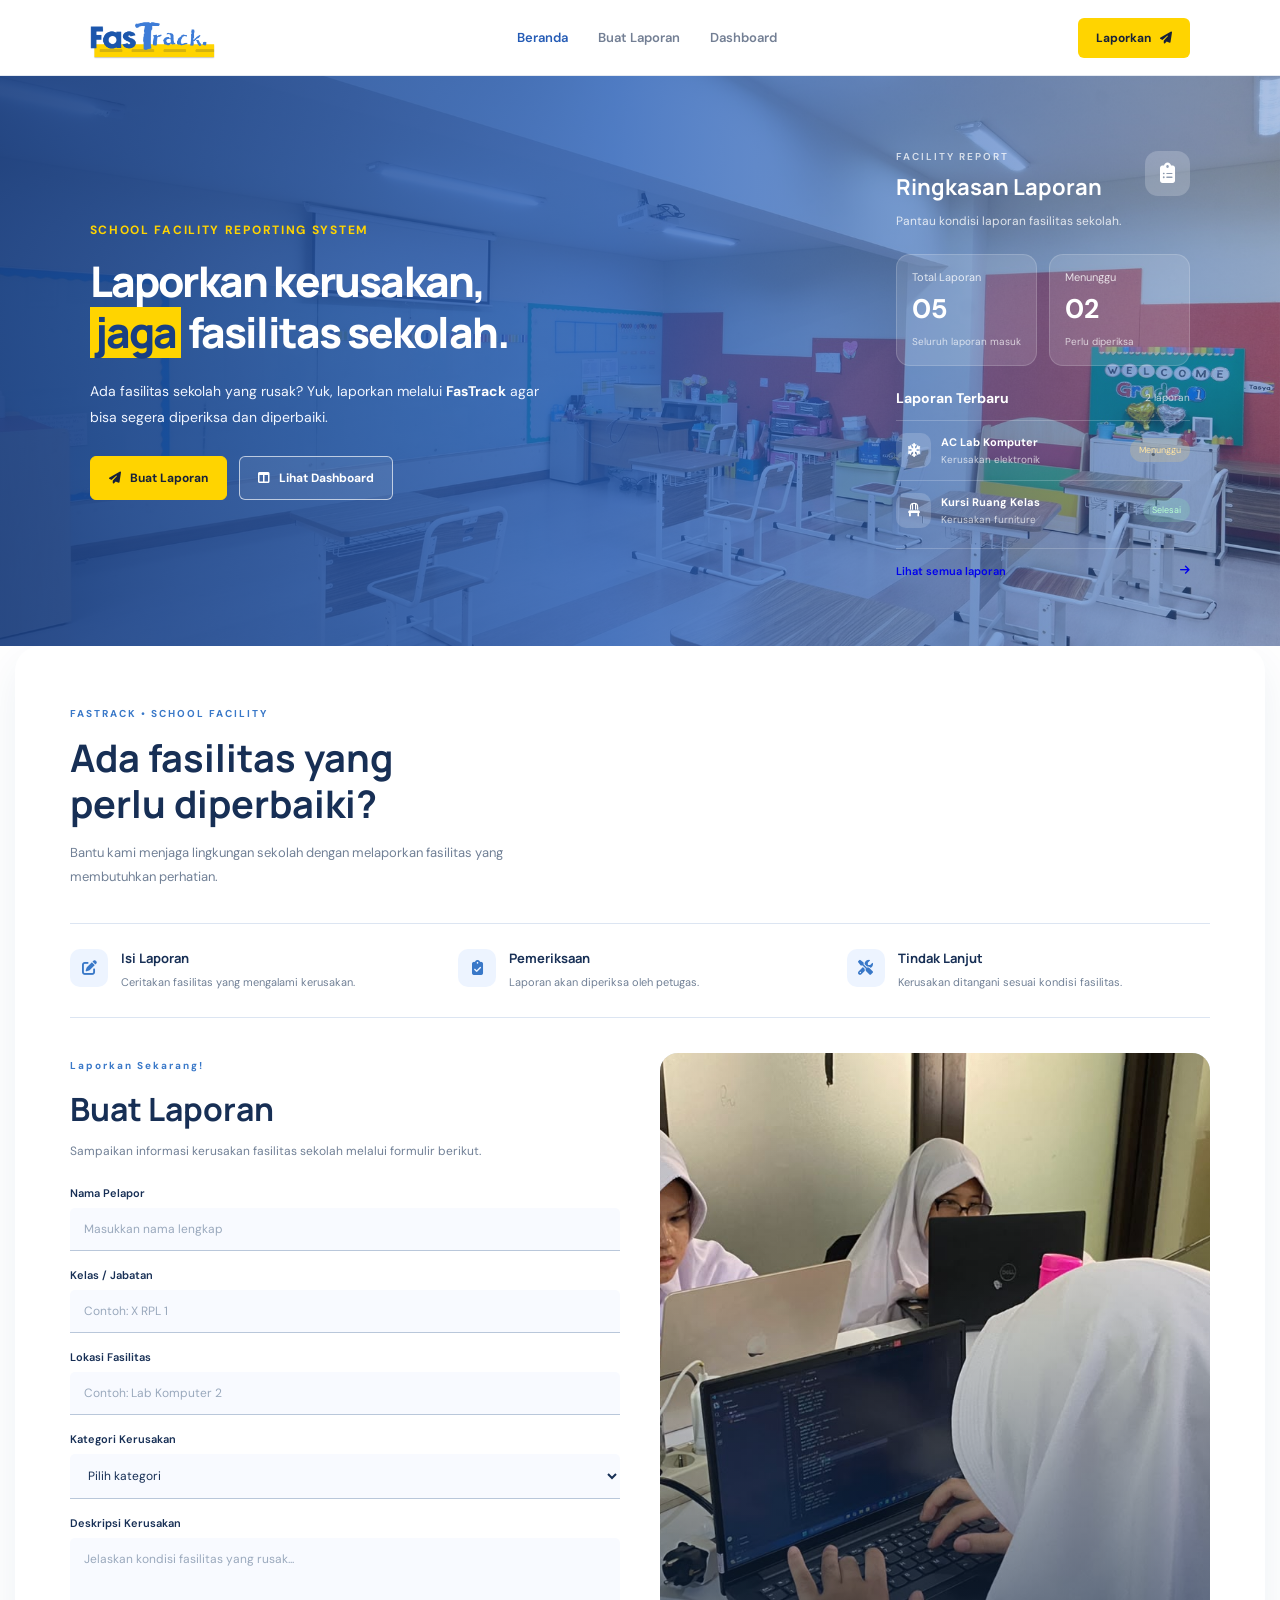
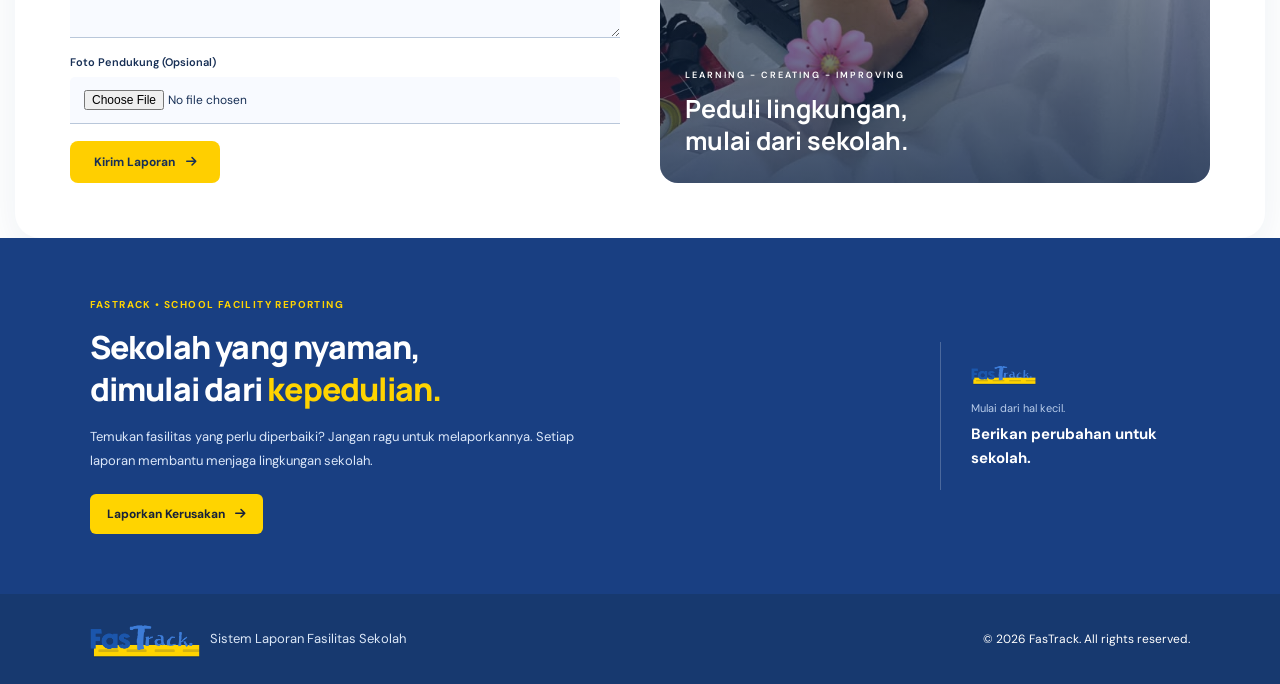
<file: e-report/index.html>
<!DOCTYPE html>
<html lang="id">
<head>
    <meta charset="UTF-8">
    <meta name="viewport" content="width=device-width, initial-scale=1.0">

    <title>FasTrack | Laporan Fasilitas Sekolah</title>

    <!-- FONT -->
    <link rel="preconnect" href="https://fonts.googleapis.com">
    <link rel="preconnect" href="https://fonts.gstatic.com" crossorigin>

    <link href="https://fonts.googleapis.com/css2?family=DM+Sans:wght@400;500;600;700&family=Manrope:wght@400;500;600;700;800&display=swap" rel="stylesheet">

    <!-- FONT AWESOME -->
    <link rel="stylesheet" href="https://cdnjs.cloudflare.com/ajax/libs/font-awesome/6.7.2/css/all.min.css">

    <link rel="stylesheet" href="style.css">
</head>

<body>

    <!-- NAVBAR -->
    <nav class="navbar">

        <a href="index.html" class="logo">
            <img src="assets/logo-fastrack.png" alt="FasTrack Logo">
        </a>

        <div class="nav-menu">
            <a href="index.html" class="active">Beranda</a>
            <a href="#form-laporan">Buat Laporan</a>
            <a href="dashboard.html">Dashboard</a>
        </div>

        <a href="#form-laporan" class="nav-button">
            Laporkan
            <i class="fa-solid fa-paper-plane"></i>
        </a>

    </nav>


    <main>

        <!-- HERO SECTION -->
        <section class="hero-new">

            <div class="hero-content">

                <p class="small-title">
                    SCHOOL FACILITY REPORTING SYSTEM
                </p>

                <h1>
                    Laporkan kerusakan,<br>
                    <span class="highlight-text">jaga</span> fasilitas sekolah.
                </h1>

                <p class="hero-description">
                    Ada fasilitas sekolah yang rusak?
                    Yuk, laporkan melalui <strong>FasTrack</strong>
                    agar bisa segera diperiksa dan diperbaiki.
                </p>

                <div class="hero-buttons">

                    <a href="#form-laporan" class="main-button">
                        <i class="fa-solid fa-paper-plane"></i>
                        Buat Laporan
                    </a>

                    <a href="dashboard.html" class="second-button">
                        <i class="fa-solid fa-table-columns"></i>
                        Lihat Dashboard
                    </a>

                </div>

            </div>


            <!-- CARD RINGKASAN LAPORAN -->
            <div class="facility-card">

                <div class="facility-card-top">
                    <div>
                        <span class="facility-card-label">FACILITY REPORT</span>
                        <h3>Ringkasan Laporan</h3>
                    </div>

                    <div class="facility-card-icon">
                        <i class="fa-solid fa-clipboard-list"></i>
                    </div>
                </div>

                <p class="facility-card-desc">
                    Pantau kondisi laporan fasilitas sekolah.
                </p>


                <!-- STATISTIK -->
                <div class="facility-card-stats">

                    <div class="facility-stat">
                        <span class="facility-stat-head">Total Laporan</span>
                        <strong class="facility-stat-number">05</strong>
                        <span class="facility-stat-note">Seluruh laporan masuk</span>
                    </div>

                    <div class="facility-stat">
                        <span class="facility-stat-head">Menunggu</span>
                        <strong class="facility-stat-number">02</strong>
                        <span class="facility-stat-note">Perlu diperiksa</span>
                    </div>

                </div>


                <!-- LAPORAN TERBARU -->
                <div class="facility-recent">

                    <div class="facility-recent-heading">
                        <h4>Laporan Terbaru</h4>
                        <span>2 laporan</span>
                    </div>

                    <div class="facility-report">

                        <div class="facility-report-icon">
                            <i class="fa-solid fa-snowflake"></i>
                        </div>

                        <div class="facility-report-info">
                            <strong>AC Lab Komputer</strong>
                            <span>Kerusakan elektronik</span>
                        </div>

                        <span class="facility-status waiting">
                            Menunggu
                        </span>

                    </div>

                    <div class="facility-report">

                        <div class="facility-report-icon">
                            <i class="fa-solid fa-chair"></i>
                        </div>

                        <div class="facility-report-info">
                            <strong>Kursi Ruang Kelas</strong>
                            <span>Kerusakan furniture</span>
                        </div>

                        <span class="facility-status completed">
                            Selesai
                        </span>

                    </div>

                </div>


                <a href="dashboard.html" class="facility-card-link">
                    <span>Lihat semua laporan</span>
                    <i class="fa-solid fa-arrow-right"></i>
                </a>

            </div>

        </section>


        <!-- REPORT & CONTACT SECTION -->
<section class="contact-report-section" id="form-laporan">

    <div class="contact-report-container">

        <!-- BAGIAN ATAS -->
        <div class="contact-report-header">

            <span class="contact-label">FASTRACK • SCHOOL FACILITY</span>

            <h2>
                Ada fasilitas yang<br>
                perlu diperbaiki?
            </h2>

            <p>
                Bantu kami menjaga lingkungan sekolah dengan
                melaporkan fasilitas yang membutuhkan perhatian.
            </p>

            <div class="contact-info-grid">

                <div class="contact-info-item">
                    <span class="contact-info-icon">
                        <i class="fa-solid fa-pen-to-square"></i>
                    </span>

                    <div>
                        <h3>Isi Laporan</h3>
                        <p>Ceritakan fasilitas yang mengalami kerusakan.</p>
                    </div>
                </div>

                <div class="contact-info-item">
                    <span class="contact-info-icon">
                        <i class="fa-solid fa-clipboard-check"></i>
                    </span>

                    <div>
                        <h3>Pemeriksaan</h3>
                        <p>Laporan akan diperiksa oleh petugas.</p>
                    </div>
                </div>

                <div class="contact-info-item">
                    <span class="contact-info-icon">
                        <i class="fa-solid fa-screwdriver-wrench"></i>
                    </span>

                    <div>
                        <h3>Tindak Lanjut</h3>
                        <p>Kerusakan ditangani sesuai kondisi fasilitas.</p>
                    </div>
                </div>

            </div>

        </div>


        <!-- BAGIAN FORM DAN FOTO -->
        <div class="contact-report-content">

            <div class="contact-form-area">

                <span class="contact-label">Laporkan Sekarang!</span>

                <h2>Buat Laporan</h2>

                <p class="contact-form-desc">
                    Sampaikan informasi kerusakan fasilitas
                    sekolah melalui formulir berikut.
                </p>

                <form class="contact-form">

                    <div class="contact-input-group">

                        <label for="nama">Nama Pelapor</label>

                        <input
                            type="text"
                            id="nama"
                            placeholder="Masukkan nama lengkap"
                            required
                        >

                    </div>


                    <div class="contact-input-group">

                        <label for="kelas">Kelas / Jabatan</label>

                        <input
                            type="text"
                            id="kelas"
                            placeholder="Contoh: X RPL 1"
                            required
                        >

                    </div>


                    <div class="contact-input-group">

                        <label for="lokasi">Lokasi Fasilitas</label>

                        <input
                            type="text"
                            id="lokasi"
                            placeholder="Contoh: Lab Komputer 2"
                            required
                        >

                    </div>


                    <div class="contact-input-group">

                        <label for="kategori">Kategori Kerusakan</label>

                        <select id="kategori" required>

                            <option value="">Pilih kategori</option>
                            <option>Elektronik</option>
                            <option>Furniture</option>
                            <option>Fasilitas Kelas</option>
                            <option>Toilet</option>
                            <option>Lainnya</option>

                        </select>

                    </div>


                    <div class="contact-input-group">

                        <label for="deskripsi">Deskripsi Kerusakan</label>

                        <textarea
                            id="deskripsi"
                            rows="4"
                            placeholder="Jelaskan kondisi fasilitas yang rusak..."
                            required
                        ></textarea>

                    </div>


                    <div class="contact-input-group">

                        <label for="foto">Foto Pendukung (Opsional)</label>

                        <input
                            type="file"
                            id="foto"
                            accept="image/*"
                        >

                    </div>


                    <button type="submit" class="contact-submit">
                        Kirim Laporan
                        <i class="fa-solid fa-arrow-right"></i>
                    </button>

                </form>

            </div>


            <!-- FOTO SISI KANAN -->
            <div class="contact-image-area">

                <img
                    src="assets/foto-belajar-idn.jpeg"
                    alt="Kegiatan belajar di IDN"
                >

                <div class="contact-image-caption">
                    <span>LEARNING - CREATING - IMPROVING</span>
                    <h3>
                        Peduli lingkungan,<br>
                        mulai dari sekolah.
                    </h3>
                </div>

            </div>

        </div>

    </div>

</section>

        <!-- SECTION PENUTUP -->
        <section class="closing-section">

            <div class="closing-content">

                <p class="closing-label">
                    FASTRACK • SCHOOL FACILITY REPORTING
                </p>

                <h2>
                    Sekolah yang nyaman,<br>
                    dimulai dari <span>kepedulian.</span>
                </h2>

                <p>
                    Temukan fasilitas yang perlu diperbaiki?
                    Jangan ragu untuk melaporkannya.
                    Setiap laporan membantu menjaga lingkungan sekolah.
                </p>

                <a href="#form-laporan" class="closing-button">
                    Laporkan Kerusakan
                    <i class="fa-solid fa-arrow-right"></i>
                </a>

            </div>


            <div class="closing-side">

    <img src="assets/logo-fastrack.png" alt="FasTrack Logo">

    <span>Mulai dari hal kecil.</span>

    <strong>Berikan perubahan untuk sekolah.</strong>

</div>

        </section>

    </main>


    <!-- FOOTER -->
    <footer class="footer">

       <div class="footer-brand">

    <img src="assets/logo-fastrack.png" alt="FasTrack Logo">

    <span>Sistem Laporan Fasilitas Sekolah</span>

</div>

        <p>
            © 2026 FasTrack. All rights reserved.
        </p>

    </footer>

 <!-- JS -->
  <script src="js/data.js"></script>
  <script src="app.js"></script>
</body>
</html>
</file>
<file: e-report/style.css>
/* =========================
   GENERAL
========================= */

* {
    margin: 0;
    padding: 0;
    box-sizing: border-box;
}

:root {
    --blue: #245BB5;
    --blue-dark: #193F82;
    --blue-light: #E8F0FF;
    --yellow: #FFD400;
    --text: #17213A;
    --muted: #74839D;
    --border: #E0E8F2;
    --white: #FFFFFF;
    --background: #F7F9FD;
}

html {
    scroll-behavior: smooth;
    scroll-padding-top: 20px;
}

body {
    font-family: 'DM Sans', sans-serif;
    background-color: var(--white);
    color: var(--text);
}

h1,
h2,
h3,
.logo {
    font-family: 'Manrope', sans-serif;
}

a {
    text-decoration: none;
}

button,
input,
select,
textarea {
    font: inherit;
}


/* =========================
   NAVBAR
========================= */

.navbar {
    position: relative;
    z-index: 10;

    display: flex;
    justify-content: space-between;
    align-items: center;
    gap: 25px;

    min-height: 76px;
    padding: 12px 7%;

    background-color: var(--white);
    border-bottom: 1px solid #E5EAF2;
}

.logo {
    display: flex;
    align-items: center;
    flex-shrink: 0;

    color: var(--blue);
    font-size: 20px;
    font-weight: 800;
}

.logo img {
    display: block;
    width: 125px;
    max-height: 48px;
    object-fit: contain;
}

.fastrack-logo {
    color: var(--blue);
    font-size: 24px;
    font-weight: 800;
    letter-spacing: -1.2px;
}

.fastrack-logo span {
    color: #4387E5;
}

.logo-icon {
    display: flex;
    justify-content: center;
    align-items: center;

    width: 38px;
    height: 38px;

    margin-right: 9px;
    border-radius: 9px;

    background-color: var(--blue);
    color: var(--white);
}

.nav-menu {
    display: flex;
    align-items: center;
    gap: 30px;
}

.nav-menu a {
    color: #737F94;
    font-size: 13px;
    font-weight: 600;
    transition: color 0.2s;
}

.nav-menu a:hover,
.nav-menu a.active {
    color: var(--blue);
}

.nav-button {
    display: inline-flex;
    align-items: center;
    justify-content: center;
    gap: 9px;

    padding: 12px 18px;

    border-radius: 6px;
    background-color: var(--yellow);
    color: var(--text);

    font-size: 12px;
    font-weight: 700;
    white-space: nowrap;

    transition: 0.2s;
}

.nav-button:hover {
    background-color: #F0C600;
    transform: translateY(-2px);
}


/* =========================
   HERO SECTION
========================= */

.hero-new {
    position: relative;
    isolation: isolate;

    display: flex;
    justify-content: space-between;
    align-items: center;
    gap: 45px;

    min-height: 570px;
    padding: 55px 7%;

    background:
        linear-gradient(
            90deg,
            rgba(25, 63, 130, 0.91) 0%,
            rgba(36, 91, 181, 0.79) 48%,
            rgba(36, 91, 181, 0.38) 100%
        ),
        url("assets/classroom.png");

    background-size: cover;
    background-position: center;
    background-repeat: no-repeat;

    color: var(--white);
}

.hero-content {
    flex: 1 1 0;
    min-width: 0;
    max-width: 530px;
}

.small-title {
    margin-bottom: 18px;

    color: var(--yellow);
    font-size: 12px;
    font-weight: 700;
    letter-spacing: 1.7px;
}

.hero-content h1 {
    margin-bottom: 20px;

    color: var(--white);
    font-family: 'Manrope', sans-serif;
    font-size: clamp(34px, 3.3vw, 46px);
    font-weight: 800;
    line-height: 1.2;
    letter-spacing: -1.8px;
}

.hero-content h1 .highlight-text {
    display: inline-block;
    padding: 0 5px;

    background-color: var(--yellow);
    color: var(--blue-dark);
}

.hero-description {
    max-width: 460px;
    margin-bottom: 25px;

    color: #F0F5FF;
    font-size: 14px;
    line-height: 1.9;
}

.hero-description strong {
    color: var(--white);
    font-weight: 700;
}


/* =========================
   HERO BUTTONS
========================= */

.hero-buttons {
    display: flex;
    align-items: center;
    flex-wrap: wrap;
    gap: 12px;
}

.hero-buttons a {
    display: inline-flex;
    justify-content: center;
    align-items: center;
    gap: 9px;

    padding: 13px 18px;

    border: 1px solid transparent;
    border-radius: 6px;

    font-size: 12px;
    font-weight: 700;

    transition: 0.2s;
}

.hero-buttons .main-button {
    background-color: var(--yellow);
    border-color: var(--yellow);
    color: var(--text);
}

.hero-buttons .second-button {
    background-color: rgba(255, 255, 255, 0.08);
    border-color: rgba(255, 255, 255, 0.65);
    color: var(--white);
}

.hero-buttons .main-button:hover {
    background-color: #F0C600;
    border-color: #F0C600;
}

.hero-buttons .second-button:hover {
    background-color: var(--white);
    color: var(--blue);
}

.hero-buttons a:hover {
    transform: translateY(-2px);
};

/* =========================
   ALUR PELAPORAN
========================= */

.info-section {
    padding: 70px 7%;
    background: linear-gradient(180deg, #F5F8FE, #FFFFFF);
}

.section-heading {
    max-width: 620px;
    margin-bottom: 32px;
}

.info-section .small-title {
    color: var(--blue);
}

.section-heading h2 {
    margin-bottom: 10px;

    color: var(--blue-dark);
    font-size: 30px;
    font-weight: 800;
    letter-spacing: -0.8px;
}

.section-heading > p:last-child {
    color: var(--muted);
    font-size: 13px;
    line-height: 1.8;
}

.steps {
    display: grid;
    grid-template-columns: repeat(3, minmax(0, 1fr));
    gap: 18px;
}

.step {
    padding: 24px;

    background-color: var(--white);
    border: 1px solid var(--border);
    border-radius: 10px;

    transition: 0.2s;
}

.step:hover {
    border-color: #C5D8F7;
    transform: translateY(-3px);
}

.step-number {
    display: inline-flex;
    justify-content: center;
    align-items: center;

    width: 39px;
    height: 39px;
    margin-bottom: 18px;

    background-color: var(--blue);
    color: var(--white);

    border-radius: 8px;

    font-size: 12px;
    font-weight: 800;
}

.step h3 {
    margin-bottom: 9px;

    color: var(--blue-dark);
    font-size: 16px;
    font-weight: 800;
}

.step p {
    color: var(--muted);
    font-size: 12px;
    line-height: 1.8;
}


/* =========================
   FORMULIR LAPORAN
========================= */

.report-section {
    padding: 70px 7%;
    background-color: var(--white);
}

.report-heading {
    margin-bottom: 32px;
    text-align: center;
}

.report-heading .small-title {
    color: #B88E00;
}

.report-heading h2 {
    margin-bottom: 10px;

    color: var(--blue-dark);
    font-size: 30px;
    font-weight: 800;
}

.report-heading > p:last-child {
    color: var(--muted);
    font-size: 13px;
    line-height: 1.7;
}

.report-form {
    max-width: 720px;
    margin: 0 auto;
    padding: 30px;

    background-color: #FFFFFF;
    border: 1px solid var(--border);
    border-radius: 10px;

    box-shadow: 0 5px 20px rgba(36, 74, 145, 0.05);
}

.form-row {
    display: flex;
    gap: 18px;
}

.form-group {
    display: flex;
    flex: 1;
    flex-direction: column;

    min-width: 0;
    margin-bottom: 20px;
}

.form-group label {
    margin-bottom: 8px;

    color: var(--blue-dark);
    font-size: 12px;
    font-weight: 700;
}

.form-group input,
.form-group select,
.form-group textarea {
    width: 100%;
    min-width: 0;
    padding: 12px;

    background-color: #FFFFFF;
    border: 1px solid #DCE6F4;
    border-radius: 6px;

    color: var(--text);
    font-family: 'DM Sans', sans-serif;
    font-size: 12px;

    outline: none;
    transition: border-color 0.2s, box-shadow 0.2s;
}

.form-group input:focus,
.form-group select:focus,
.form-group textarea:focus {
    border-color: var(--blue);
    box-shadow: 0 0 0 3px rgba(36, 99, 205, 0.08);
}

.form-group textarea {
    resize: vertical;
}

.report-form .main-button {
    display: block;
    width: 100%;
    padding: 13px;

    background-color: var(--yellow);
    border: none;
    border-radius: 6px;

    color: var(--text);
    font-size: 13px;
    font-weight: 700;

    cursor: pointer;
    transition: 0.2s;
}

.report-form .main-button:hover {
    background-color: var(--blue);
    color: var(--white);
}


/* =========================
   SECTION PENUTUP
========================= */

.closing-section {
    display: flex;
    justify-content: space-between;
    align-items: center;
    gap: 40px;

    padding: 60px 7%;

    background-color: var(--blue-dark);
    color: var(--white);
}

.closing-content {
    max-width: 590px;
}

.closing-label {
    margin-bottom: 16px;

    color: var(--yellow);
    font-size: 10px;
    font-weight: 700;
    letter-spacing: 1.4px;
}

.closing-content h2 {
    margin-bottom: 15px;

    color: var(--white);
    font-size: 32px;
    font-weight: 800;
    line-height: 1.3;
    letter-spacing: -0.8px;
}

.closing-content h2 span {
    color: var(--yellow);
}

.closing-content > p:not(.closing-label) {
    max-width: 500px;

    color: #DCE8FA;
    font-size: 13px;
    line-height: 1.8;
}

.closing-button {
    display: inline-flex;
    align-items: center;
    gap: 10px;

    margin-top: 22px;
    padding: 12px 17px;

    background-color: var(--yellow);
    color: var(--text);

    border-radius: 6px;

    font-size: 12px;
    font-weight: 700;

    transition: 0.2s;
}

.closing-button:hover {
    background-color: var(--white);
    transform: translateY(-2px);
}

.closing-side {
    display: flex;
    flex-direction: column;
    align-items: flex-start;

    min-width: 205px;
    max-width: 250px;
    padding: 20px 0 20px 30px;

    border-left: 1px solid rgba(255, 255, 255, 0.22);
}

.closing-side > i {
    margin-bottom: 17px;

    color: var(--yellow);
    font-size: 30px;
}

.closing-side span {
    margin-bottom: 7px;

    color: #B9CDEA;
    font-size: 11px;
}

.closing-side strong {
    color: var(--white);
    font-size: 15px;
    line-height: 1.6;
}


/* =========================
   FOOTER
========================= */

.footer {
    display: flex;
    justify-content: space-between;
    align-items: center;
    gap: 15px;

    padding: 22px 7%;

    background-color: #142F62;
    color: #DCE8FA;

    font-size: 10px;
}

.footer > div {
    display: flex;
    align-items: center;
    flex-wrap: wrap;
    gap: 10px;
}

.footer strong {
    color: var(--white);
    font-family: 'Manrope', sans-serif;
    font-size: 16px;
}

.footer span {
    color: #B9CDEA;
    font-size: 10px;
}

.footer p {
    line-height: 1.7;
}


/* =========================
   DASHBOARD PAGE
========================= */

.dashboard-page {
    min-height: 100vh;
    padding: 45px 7%;

    background-color: var(--background);
}

.dashboard-heading {
    display: flex;
    justify-content: space-between;
    align-items: center;
    gap: 20px;

    padding-bottom: 25px;
    border-bottom: 1px solid var(--border);
}

.dashboard-heading h1 {
    color: var(--blue-dark);
    font-size: 32px;
    letter-spacing: -1px;
}

.dashboard-heading h1 span {
    color: var(--blue);
}

.dashboard-heading > div:first-child > p:last-child {
    margin-top: 8px;

    color: var(--muted);
    font-size: 12px;
    line-height: 1.7;
}

.date-label {
    display: flex;
    align-items: center;
    gap: 9px;

    padding: 11px 14px;

    background-color: var(--white);
    border: 1px solid var(--border);
    border-radius: 5px;

    color: var(--muted);
    font-size: 10px;
}

.date-dot {
    width: 7px;
    height: 7px;

    background-color: var(--blue);
    border-radius: 50%;
}


/* Dashboard statistics */

.stats {
    display: grid;
    grid-template-columns: repeat(3, minmax(0, 1fr));
    gap: 16px;

    margin-top: 25px;
}

.stat-card {
    min-width: 0;
    padding: 21px;

    background-color: var(--white);
    border: 1px solid var(--border);
    border-radius: 8px;

    box-shadow: 0 4px 14px rgba(36, 74, 145, 0.035);
}

.stat-top {
    display: flex;
    justify-content: space-between;
    align-items: center;
    gap: 10px;
}

.stat-top p {
    color: var(--muted);
    font-size: 11px;
    font-weight: 600;
}

.stat-icon {
    display: flex;
    justify-content: center;
    align-items: center;
    flex-shrink: 0;

    width: 32px;
    height: 32px;

    background-color: var(--blue-light);
    color: var(--blue);

    border-radius: 6px;
    font-size: 12px;
}

.stat-card h2 {
    margin-top: 17px;

    color: var(--blue-dark);
    font-size: 34px;
}

.waiting-card h2 {
    color: #D99B00;
}

.done-card h2 {
    color: var(--blue);
}

.stat-description {
    margin-top: 5px;

    color: #999999;
    font-size: 10px;
    line-height: 1.6;
}

/* report list */
.report-list {
    margin-top: 30px;
    padding: 25px;

    background-color: var(--white);
    border: 1px solid var(--border);
    border-radius: 8px;

    box-shadow: 0 4px 14px rgba(36, 74, 145, 0.035);
}

.list-heading {
    display: flex;
    justify-content: space-between;
    align-items: center;
    gap: 15px;
}

.list-heading .small-title {
    margin-bottom: 7px;
    color: var(--blue);
}

.list-heading h2 {
    color: var(--blue-dark);
    font-size: 21px;
}

.total-label {
    padding: 7px 11px;

    background-color: var(--blue-light);
    color: var(--blue);

    border-radius: 5px;

    font-size: 10px;
    font-weight: 700;
    white-space: nowrap;
}

.filter-menu {
    display: flex;
    flex-wrap: wrap;
    gap: 8px;

    margin-top: 22px;
    margin-bottom: 18px;
}

.filter-menu a {
    padding: 8px 12px;

    border: 1px solid #DCE6F4;
    border-radius: 5px;

    color: var(--muted);
    font-size: 10px;

    transition: 0.2s;
}

.filter-menu a span {
    margin-left: 4px;
}

.filter-menu a:hover,
.filter-menu a.filter-active {
    background-color: var(--blue-dark);
    border-color: var(--blue-dark);
    color: var(--white);
}

.table-wrapper {
    width: 100%;
    overflow-x: auto;
}

table {
    width: 100%;
    border-collapse: collapse;
    text-align: left;
}

thead {
    background-color: #E9F1FC;
}

th {
    padding: 13px 12px;

    color: var(--blue-dark);
    font-size: 9px;
    font-weight: 700;
    text-transform: uppercase;
    letter-spacing: 0.7px;
}

td {
    padding: 15px 12px;

    border-bottom: 1px solid #E9EDF4;

    color: var(--muted);
    font-size: 11px;
    line-height: 1.6;
}

td strong {
    display: block;
    color: var(--text);
    font-size: 11px;
}

td small {
    display: block;
    color: #999999;
    font-size: 9px;
}

.action-link {
    color: var(--blue);
    font-size: 10px;
    font-weight: 700;
}

.action-link:hover {
    color: #D99B00;
}

.dashboard-footer {
    display: flex;
    justify-content: space-between;
    gap: 15px;

    margin-top: 22px;

    color: #999999;
    font-size: 10px;
    line-height: 1.7;
}


/* =========================
   RESPONSIVE - TABLET
========================= */

@media screen and (max-width: 1000px) {

    .navbar {
        padding-right: 5%;
        padding-left: 5%;
    }

    .nav-menu {
        gap: 20px;
    }

    .hero-new {
        gap: 28px;
        padding: 50px 5%;
    }

    .hero-content h1 {
        font-size: 37px;
    }

    .hero-preview {
        flex-basis: 370px;
        padding: 21px;
    }

    .dashboard-page {
        padding-right: 5%;
        padding-left: 5%;
    }
}


/* =========================
   RESPONSIVE - MOBILE
========================= */

@media screen and (max-width: 768px) {

    .navbar {
        flex-wrap: wrap;
        gap: 13px;
        padding: 14px 5%;
    }

    .logo img {
        width: 110px;
    }

    .fastrack-logo {
        font-size: 22px;
    }

    .nav-menu {
        order: 3;
        justify-content: center;
        flex-wrap: wrap;
        gap: 18px;

        width: 100%;
        padding-top: 5px;
    }

    .nav-menu a {
        font-size: 12px;
    }

    .nav-button {
        padding: 10px 13px;
        font-size: 11px;
    }

    .hero-new {
        flex-direction: column;
        align-items: stretch;
        gap: 32px;

        min-height: auto;
        padding: 48px 6%;

        background-position: center;
    }

    .hero-content {
        flex: auto;
        max-width: 100%;
    }

    .hero-content .small-title {
        margin-bottom: 17px;
        font-size: 11px;
    }

    .hero-content h1 {
        font-size: 38px;
        letter-spacing: -1.5px;
    }

    .hero-description {
        font-size: 13px;
    }

    .hero-preview {
        flex: auto;
        width: 100%;
        max-width: 100%;
        padding: 23px;
    }

    .steps {
        grid-template-columns: 1fr;
    }

    .info-section,
    .report-section {
        padding: 50px 6%;
    }

    .section-heading h2,
    .report-heading h2 {
        font-size: 26px;
    }

    .form-row {
        flex-direction: column;
        gap: 0;
    }

    .report-form {
        padding: 22px;
    }

    .closing-section {
        flex-direction: column;
        align-items: flex-start;
        gap: 25px;

        padding: 45px 6%;
    }

    .closing-content h2 {
        font-size: 28px;
    }

    .closing-side {
        width: 100%;
        max-width: none;
        min-width: 0;

        padding: 22px 0 0;
        border-left: none;
        border-top: 1px solid rgba(255, 255, 255, 0.22);
    }

    .footer {
        flex-direction: column;
        align-items: flex-start;
        padding: 20px 6%;
    }

    .dashboard-page {
        padding: 35px 5%;
    }

    .dashboard-heading {
        flex-direction: column;
        align-items: flex-start;
    }

    .dashboard-heading h1 {
        font-size: 28px;
    }

    .stats {
        grid-template-columns: 1fr;
    }

    .report-list {
        padding: 18px;
    }

    .dashboard-footer {
        flex-direction: column;
    }
}


/* =========================
   RESPONSIVE - SMALL PHONE
========================= */

@media screen and (max-width: 450px) {

    .navbar {
        gap: 12px;
    }

    .nav-menu {
        gap: 13px;
    }

    .nav-menu a {
        font-size: 11px;
    }

    .nav-button {
        gap: 6px;
        padding: 9px 11px;
    }

    .hero-new {
        padding: 40px 5%;
    }

    .hero-content h1 {
        font-size: 32px;
        letter-spacing: -1.2px;
    }

    .hero-buttons {
        flex-direction: column;
        align-items: stretch;
    }

    .hero-buttons a {
        width: 100%;
    }

    .hero-preview {
        padding: 17px;
    }

    .preview-heading h2 {
        font-size: 21px;
    }

    .preview-label {
        font-size: 8px;
        letter-spacing: 0.7px;
    }

    .preview-stats {
        gap: 8px;
    }

    .preview-box {
        padding: 11px;
    }

    .stat-label {
        font-size: 9px;
    }

    .preview-box h3 {
        font-size: 26px;
    }

    .preview-box small {
        font-size: 8px;
    }

    .preview-item {
        flex-wrap: wrap;
    }

    .report-item-info {
        flex: 1;
    }

    .preview-item .status {
        font-size: 8px;
        padding: 5px 7px;
    }

    .report-form {
        padding: 17px;
    }

    .closing-content h2 {
        font-size: 25px;
    }

    .dashboard-heading h1 {
        font-size: 25px;
    }

    .list-heading h2 {
        font-size: 18px;
    }

    .report-list {
        padding: 14px;
    }

    .filter-menu {
        gap: 6px;
    }

    .filter-menu a {
        padding: 7px 9px;
        font-size: 9px;
    }
};
/* ============================= */
/* FACILITY REPORT CARD */
/* ============================= */

.facility-card {
    width: 100%;
    max-width: 430px;
    flex: 0 1 430px;
    padding: 27px;
    border-radius: 22px;
    background: rgba(255, 255, 255, 0.14);
    border: 1px solid rgba(255, 255, 255, 0.3);
    backdrop-filter: blur(14px);
    -webkit-backdrop-filter: blur(14px);
    box-shadow: 0 15px 40px rgba(0, 0, 0, 0.13);
    color: white;
}

.facility-card-top {
    display: flex;
    justify-content: space-between;
    align-items: center;
}

.facility-card-label {
    font-size: 10px;
    letter-spacing: 2px;
    font-weight: 600;
    opacity: 0.75;
}

.facility-card-top h3 {
    font-size: 22px;
    margin-top: 7px;
}

.facility-card-icon {
    width: 45px;
    height: 45px;
    display: flex;
    align-items: center;
    justify-content: center;
    border-radius: 13px;
    background: rgba(255, 255, 255, 0.2);
    font-size: 20px;
}

.facility-card-desc {
    font-size: 12px;
    margin-top: 10px;
    opacity: 0.8;
    line-height: 1.6;
}

.facility-card-stats {
    display: grid;
    grid-template-columns: 1fr 1fr;
    gap: 12px;
    margin-top: 22px;
}

.facility-stat {
    padding: 15px;
    border-radius: 14px;
    background: rgba(255, 255, 255, 0.13);
    border: 1px solid rgba(255, 255, 255, 0.16);
}

.facility-stat-head {
    display: block;
    font-size: 11px;
    opacity: 0.8;
}

.facility-stat-number {
    display: block;
    font-size: 27px;
    margin: 7px 0 3px;
}

.facility-stat-note {
    font-size: 10px;
    opacity: 0.7;
}

.facility-recent {
    margin-top: 23px;
}

.facility-recent-heading {
    display: flex;
    justify-content: space-between;
    align-items: center;
    margin-bottom: 13px;
}

.facility-recent-heading h4 {
    font-size: 14px;
}

.facility-recent-heading span {
    font-size: 10px;
    opacity: 0.7;
}

.facility-report {
    display: flex;
    align-items: center;
    gap: 10px;
    padding: 12px 0;
    border-top: 1px solid rgba(255, 255, 255, 0.2);
}

.facility-report-icon {
    width: 35px;
    height: 35px;
    display: flex;
    align-items: center;
    justify-content: center;
    border-radius: 10px;
    background: rgba(255, 255, 255, 0.17);
    font-size: 14px;
}

.facility-report-info {
    display: flex;
    flex-direction: column;
    gap: 4px;
    flex: 1;
    min-width: 0;
}

.facility-report-info strong {
    font-size: 11px;
}

.facility-report-info span {
    font-size: 10px;
    opacity: 0.7;
}

.facility-status {
    font-size: 9px;
    padding: 6px 9px;
    border-radius: 20px;
    white-space: nowrap;
}

.facility-status.waiting {
    background: rgba(255, 214, 120, 0.2);
    color: #ffe4a3;
}

.facility-status.completed {
    background: rgba(133, 235, 178, 0.2);
    color: #b8ffd2;
}

.facility-card-link {
    display: flex;
    justify-content: space-between;
    align-items: center;
    padding-top: 15px;
    margin-top: 8px;
    border-top: 1px solid rgba(255, 255, 255, 0.2);
    font-size: 11px;
    font-weight: 600;
}


/* ============================= */
/* ALUR PELAPORAN */
/* ============================= */

.process-section {
    padding: 85px 7%;
    background: #f6f9ff;
}

.process-heading {
    text-align: center;
    max-width: 550px;
    margin: 0 auto 45px;
}

.process-kicker {
    color: #3978c8;
    font-size: 11px;
    font-weight: 700;
    letter-spacing: 2px;
}

.process-heading h2 {
    font-size: 32px;
    color: #18345a;
    margin: 12px 0;
}

.process-heading p {
    font-size: 14px;
    color: #718096;
    line-height: 1.7;
}

.process-grid {
    display: grid;
    grid-template-columns: repeat(3, 1fr);
    gap: 22px;
    max-width: 1100px;
    margin: auto;
}

.process-card {
    position: relative;
    padding: 30px 25px;
    background: white;
    border: 1px solid #e8eef8;
    border-radius: 18px;
    box-shadow: 0 8px 25px rgba(35, 75, 125, 0.06);
    transition: 0.3s ease;
}

.process-card:hover {
    transform: translateY(-5px);
    box-shadow: 0 13px 30px rgba(35, 75, 125, 0.11);
}

.process-number {
    position: absolute;
    top: 20px;
    right: 22px;
    font-size: 13px;
    font-weight: 700;
    color: #a9bdd9;
}

.process-icon {
    width: 52px;
    height: 52px;
    display: flex;
    justify-content: center;
    align-items: center;
    border-radius: 14px;
    background: #eaf2ff;
    color: #3978c8;
    font-size: 21px;
    margin-bottom: 22px;
}

.process-card h3 {
    font-size: 18px;
    color: #18345a;
    margin-bottom: 10px;
}

.process-card p {
    color: #718096;
    font-size: 13px;
    line-height: 1.8;
}


/* ============================= */
/* RESPONSIVE */
/* ============================= */

@media (max-width: 900px) {
    .process-grid {
        grid-template-columns: 1fr 1fr;
    }

    .facility-card {
        max-width: 100%;
    }
}

@media (max-width: 650px) {
    .process-section {
        padding: 60px 6%;
    }

    .process-grid {
        grid-template-columns: 1fr;
    }

    .process-heading h2 {
        font-size: 26px;
    }

    .facility-card {
        padding: 22px;
    }
};

/* =====================================
   CONTACT & REPORT SECTION
===================================== */

.contact-report-section {
    padding: 80px 5%;
    background: #edf3fc;
}

.contact-report-container {
    max-width: 1250px;
    margin: auto;
    padding: 55px;
    background: #ffffff;
    border-radius: 25px;
    box-shadow: 0 15px 45px rgba(31, 64, 110, 0.08);
}


/* HEADER */

.contact-report-header {
    margin-bottom: 35px;
}

.contact-label {
    display: inline-block;
    color: #3978c8;
    font-size: 10px;
    font-weight: 700;
    letter-spacing: 2px;
    margin-bottom: 15px;
}

.contact-report-header h2 {
    color: #172f55;
    font-size: 38px;
    line-height: 1.2;
    margin-bottom: 15px;
}

.contact-report-header > p {
    color: #718096;
    font-size: 13px;
    line-height: 1.8;
    max-width: 500px;
}


/* INFO ALUR */

.contact-info-grid {
    display: grid;
    grid-template-columns: repeat(3, 1fr);
    gap: 25px;
    margin-top: 35px;
    padding: 25px 0;
    border-top: 1px solid #dce5f2;
    border-bottom: 1px solid #dce5f2;
}

.contact-info-item {
    display: flex;
    align-items: flex-start;
    gap: 13px;
}

.contact-info-icon {
    width: 38px;
    height: 38px;
    flex-shrink: 0;
    display: flex;
    align-items: center;
    justify-content: center;
    background: #edf4ff;
    color: #3978c8;
    border-radius: 10px;
    font-size: 15px;
}

.contact-info-item h3 {
    color: #172f55;
    font-size: 13px;
    margin-bottom: 7px;
}

.contact-info-item p {
    color: #718096;
    font-size: 11px;
    line-height: 1.6;
}


/* FORM DAN FOTO */

.contact-report-content {
    display: grid;
    grid-template-columns: 1fr 1fr;
    gap: 40px;
    margin-top: 35px;
    align-items: stretch;
}

.contact-form-area h2 {
    color: #172f55;
    font-size: 32px;
    margin-bottom: 10px;
}

.contact-form-desc {
    color: #718096;
    font-size: 12px;
    line-height: 1.7;
    margin-bottom: 25px;
}


/* INPUT FORM */

.contact-form {
    display: flex;
    flex-direction: column;
    gap: 17px;
}

.contact-input-group {
    display: flex;
    flex-direction: column;
    gap: 8px;
}

.contact-input-group label {
    color: #172f55;
    font-size: 11px;
    font-weight: 600;
}

.contact-input-group input,
.contact-input-group select,
.contact-input-group textarea {
    width: 100%;
    padding: 13px 14px;
    border: none;
    border-bottom: 1px solid #b9c7da;
    background: #f8faff;
    border-radius: 5px 5px 0 0;
    color: #172f55;
    font-family: 'DM Sans', sans-serif;
    font-size: 12px;
    outline: none;
    transition: 0.25s ease;
}

.contact-input-group input:focus,
.contact-input-group select:focus,
.contact-input-group textarea:focus {
    border-bottom: 2px solid #3978c8;
    background: #f1f6ff;
}

.contact-input-group textarea {
    resize: vertical;
    min-height: 100px;
}

.contact-input-group input::placeholder,
.contact-input-group textarea::placeholder {
    color: #9aa9bd;
}


/* TOMBOL */

.contact-submit {
    width: 150px;
    padding: 13px 18px;
    border: none;
    border-radius: 8px;
    background: #ffcf00;
    color: #172f55;
    font-family: 'DM Sans', sans-serif;
    font-size: 12px;
    font-weight: 700;
    cursor: pointer;
    transition: 0.25s ease;
}

.contact-submit i {
    margin-left: 8px;
}

.contact-submit:hover {
    background: #f1bd00;
    transform: translateY(-2px);
}


/* FOTO */

.contact-image-area {
    position: relative;
    min-height: 530px;
    overflow: hidden;
    border-radius: 18px;
    background: #dce8f8;
}

.contact-image-area img {
    width: 100%;
    height: 100%;
    min-height: 530px;
    position: absolute;
    inset: 0;
    object-fit: cover;
}

.contact-image-area::after {
    content: "";
    position: absolute;
    inset: 0;
    background: linear-gradient(
        to top,
        rgba(16, 38, 70, 0.78),
        rgba(16, 38, 70, 0.02) 70%
    );
}

.contact-image-caption {
    position: absolute;
    z-index: 2;
    left: 25px;
    right: 25px;
    bottom: 25px;
    color: white;
}

.contact-image-caption span {
    font-size: 9px;
    letter-spacing: 2px;
    font-weight: 600;
}

.contact-image-caption h3 {
    font-size: 25px;
    line-height: 1.3;
    margin-top: 10px;
}


/* RESPONSIVE */

@media (max-width: 850px) {

    .contact-report-container {
        padding: 35px;
    }

    .contact-report-content {
        grid-template-columns: 1fr;
    }

    .contact-image-area {
        min-height: 400px;
    }

    .contact-image-area img {
        min-height: 400px;
    }

}

@media (max-width: 600px) {

    .contact-report-section {
        padding: 40px 5%;
    }

    .contact-report-container {
        padding: 25px 20px;
        border-radius: 18px;
    }

    .contact-report-header h2 {
        font-size: 29px;
    }

    .contact-info-grid {
        grid-template-columns: 1fr;
        gap: 20px;
    }

    .contact-report-content {
        gap: 30px;
    }

    .contact-form-area h2 {
        font-size: 27px;
    }

    .contact-image-area {
        min-height: 350px;
    }

    .contact-image-area img {
        min-height: 350px;
    }

};
/* LOGO CLOSING SECTION */

.closing-side img {
    width: 65px;
    height: auto;
    object-fit: contain;
    margin-bottom: 15px;
}

/* FOOTER LOGO */

.footer-brand {
    display: flex;
    align-items: center;
    gap: 15px;
}

.footer-brand img {
    width: 115px;
    height: auto;
    object-fit: contain;
}

.footer-brand span {
    font-size: 13px;
}

@media (max-width: 600px) {
    .footer-brand {
        flex-direction: column;
        align-items: flex-start;
        gap: 8px;
    }

    .footer-brand img {
        width: 100px;
    }
};
/* FIX LOGO CLOSING */
.closing-side {
    display: flex;
    flex-direction: column;
    align-items: flex-start;
    justify-content: center;
}

.closing-side img {
    display: block;
    width: 65px !important;
    max-width: 65px !important;
    height: auto !important;
    max-height: 65px;
    object-fit: contain;
    margin-bottom: 15px;
}


/* FIX FOOTER */
.footer {
    width: 100%;
    min-height: 90px;
    height: auto;
    padding: 22px 7%;
    display: flex;
    flex-direction: row;
    align-items: center;
    justify-content: space-between;
    gap: 20px;
    box-sizing: border-box;
    background: #17396f;
}

.footer-brand {
    display: flex;
    flex-direction: row;
    align-items: center;
    gap: 15px;
    min-width: 0;
}

.footer-brand img {
    display: block;
    width: 110px !important;
    max-width: 110px !important;
    height: auto !important;
    max-height: 50px;
    object-fit: contain;
}

.footer-brand span {
    color: #dce8f8;
    font-size: 13px;
}

.footer p {
    margin: 0;
    color: #ffffff;
    font-size: 12px;
    text-align: right;
}

@media (max-width: 600px) {
    .footer {
        flex-direction: column;
        align-items: flex-start;
        padding: 25px 7%;
    }

    .footer-brand {
        flex-wrap: wrap;
    }

    .footer p {
        text-align: left;
    }
};
</file>
